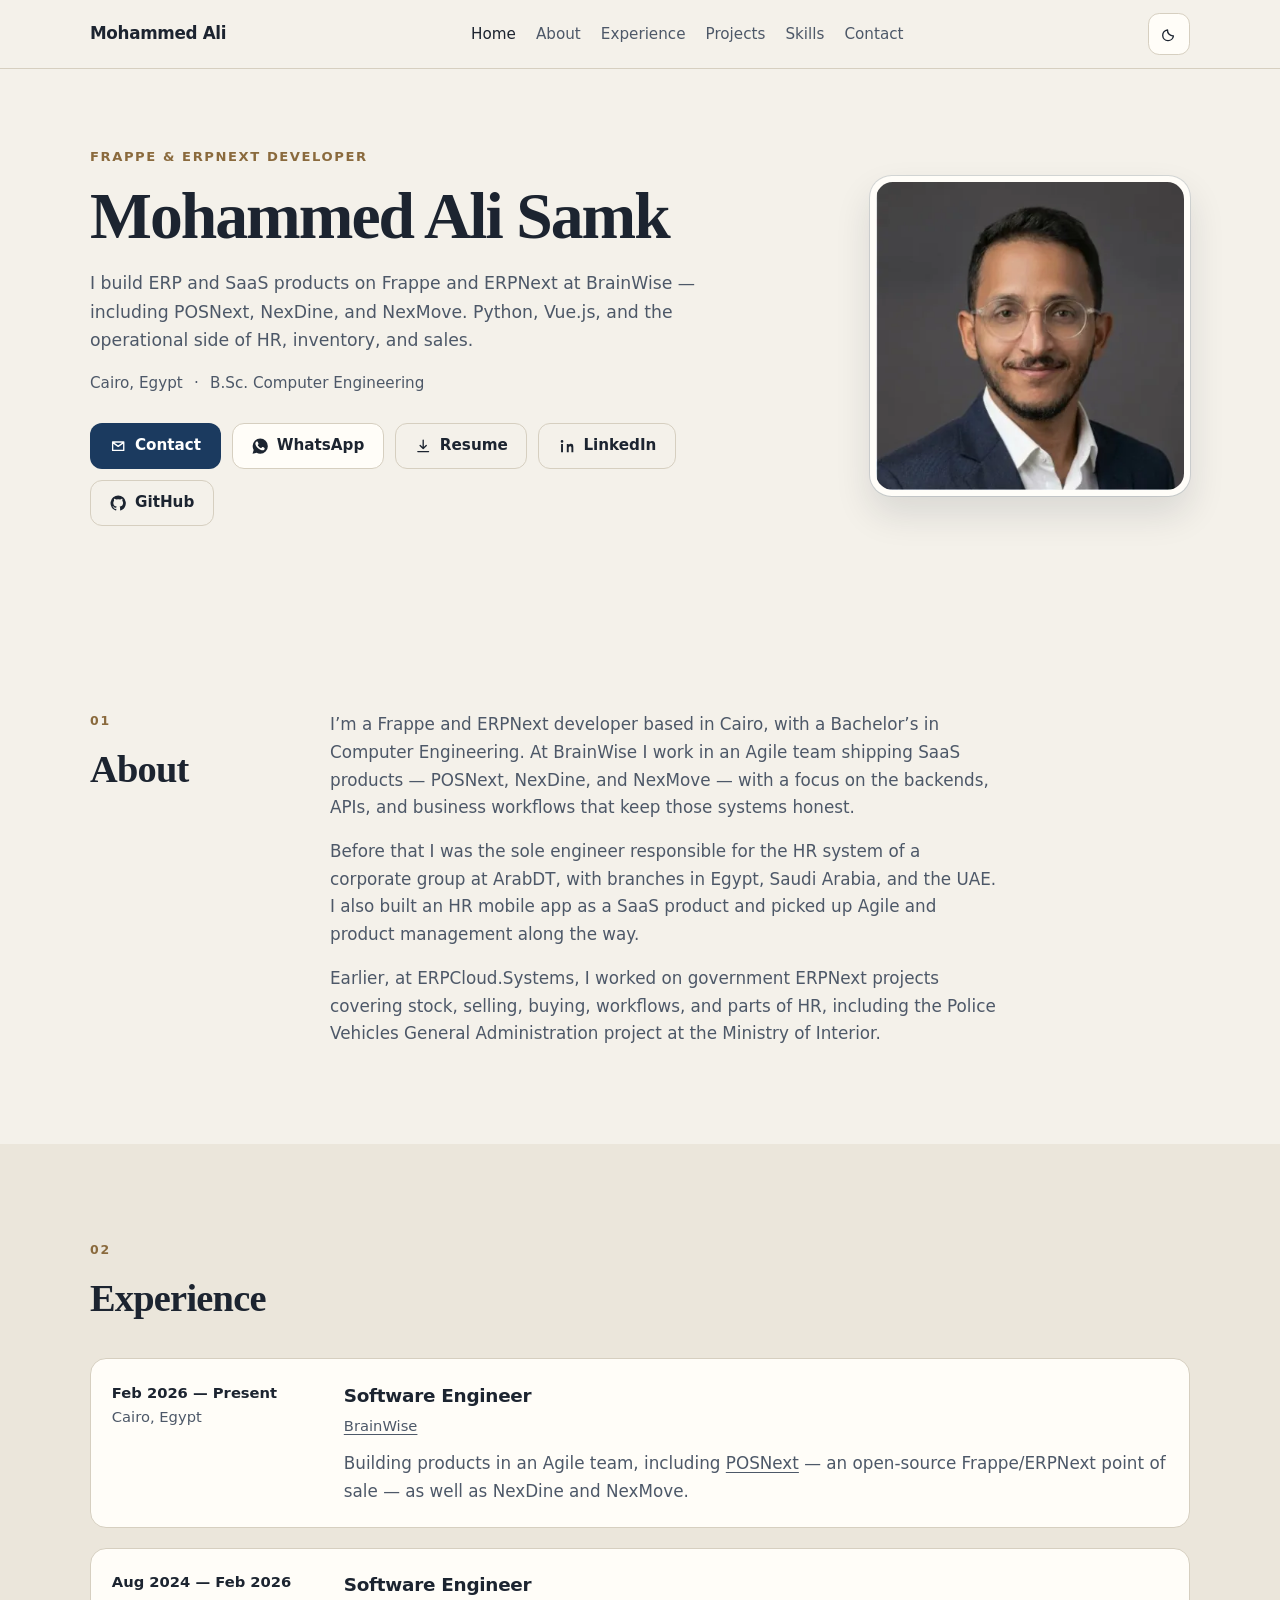
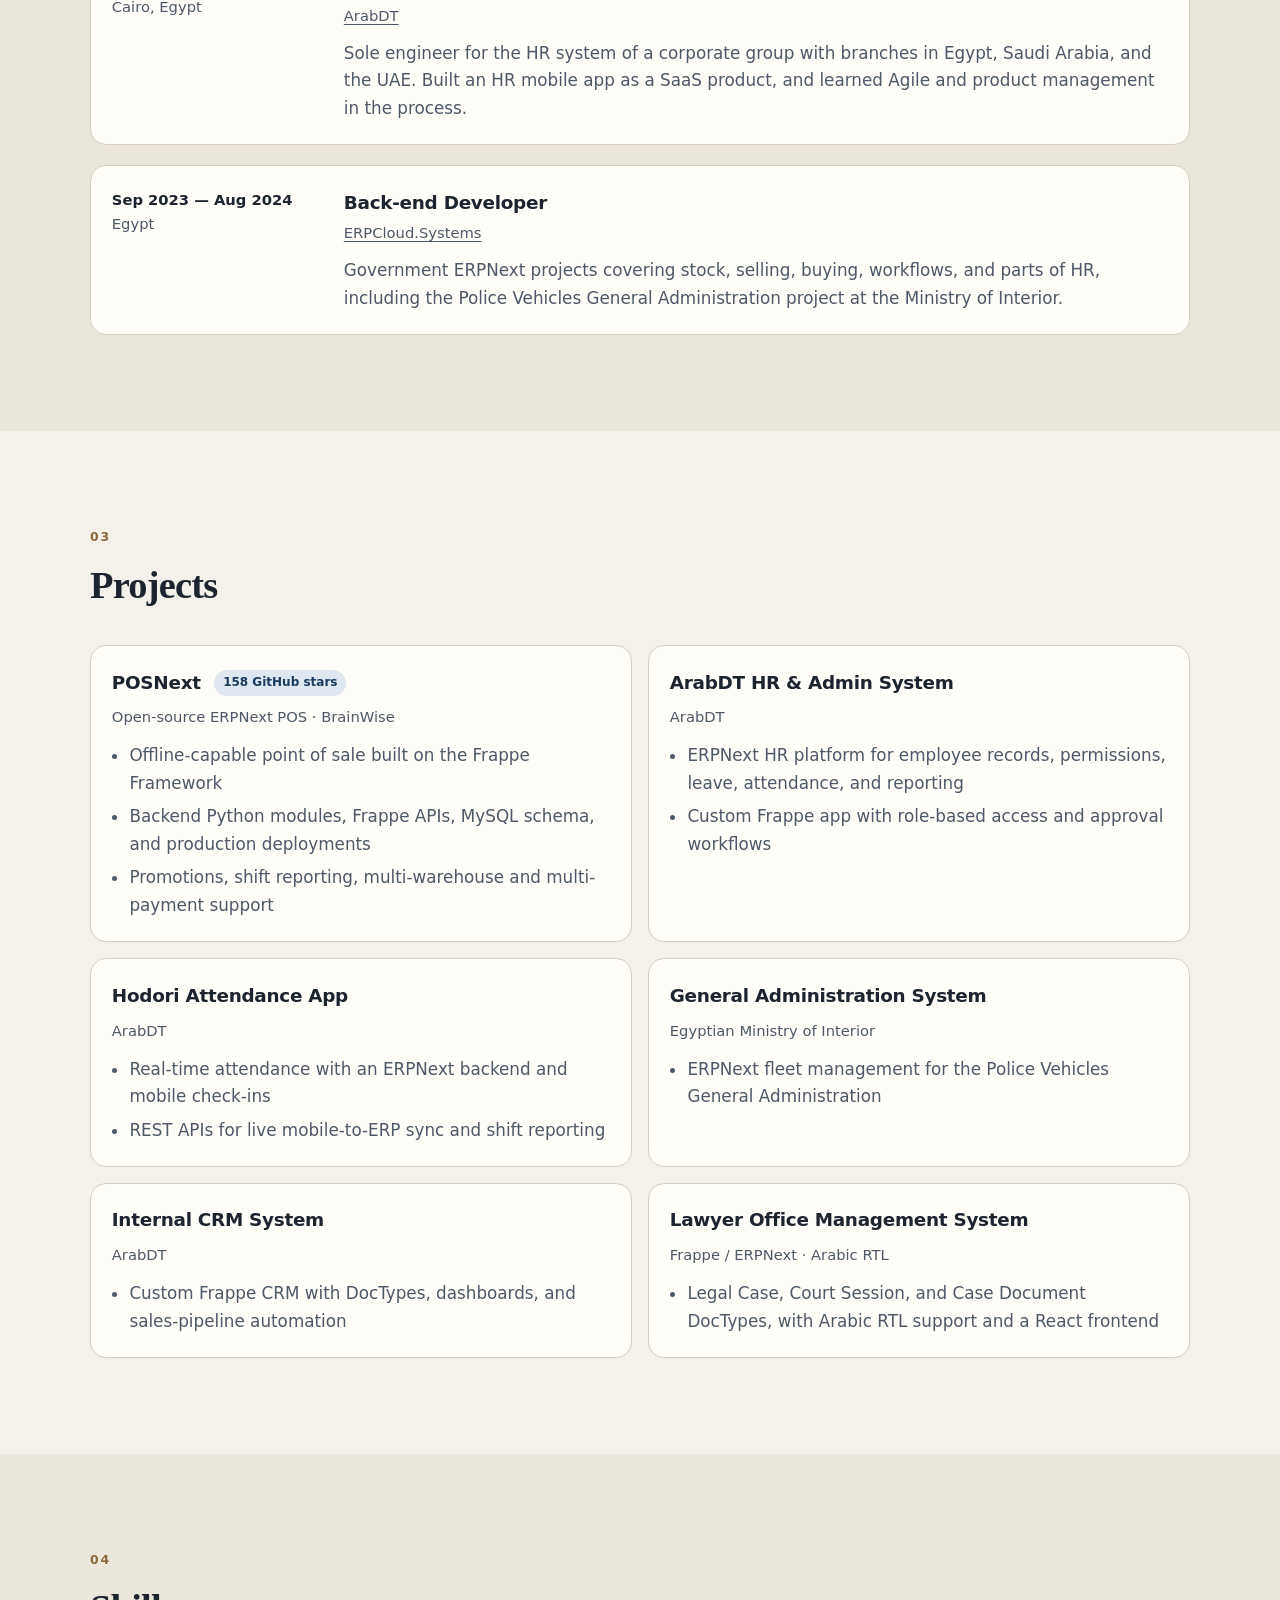
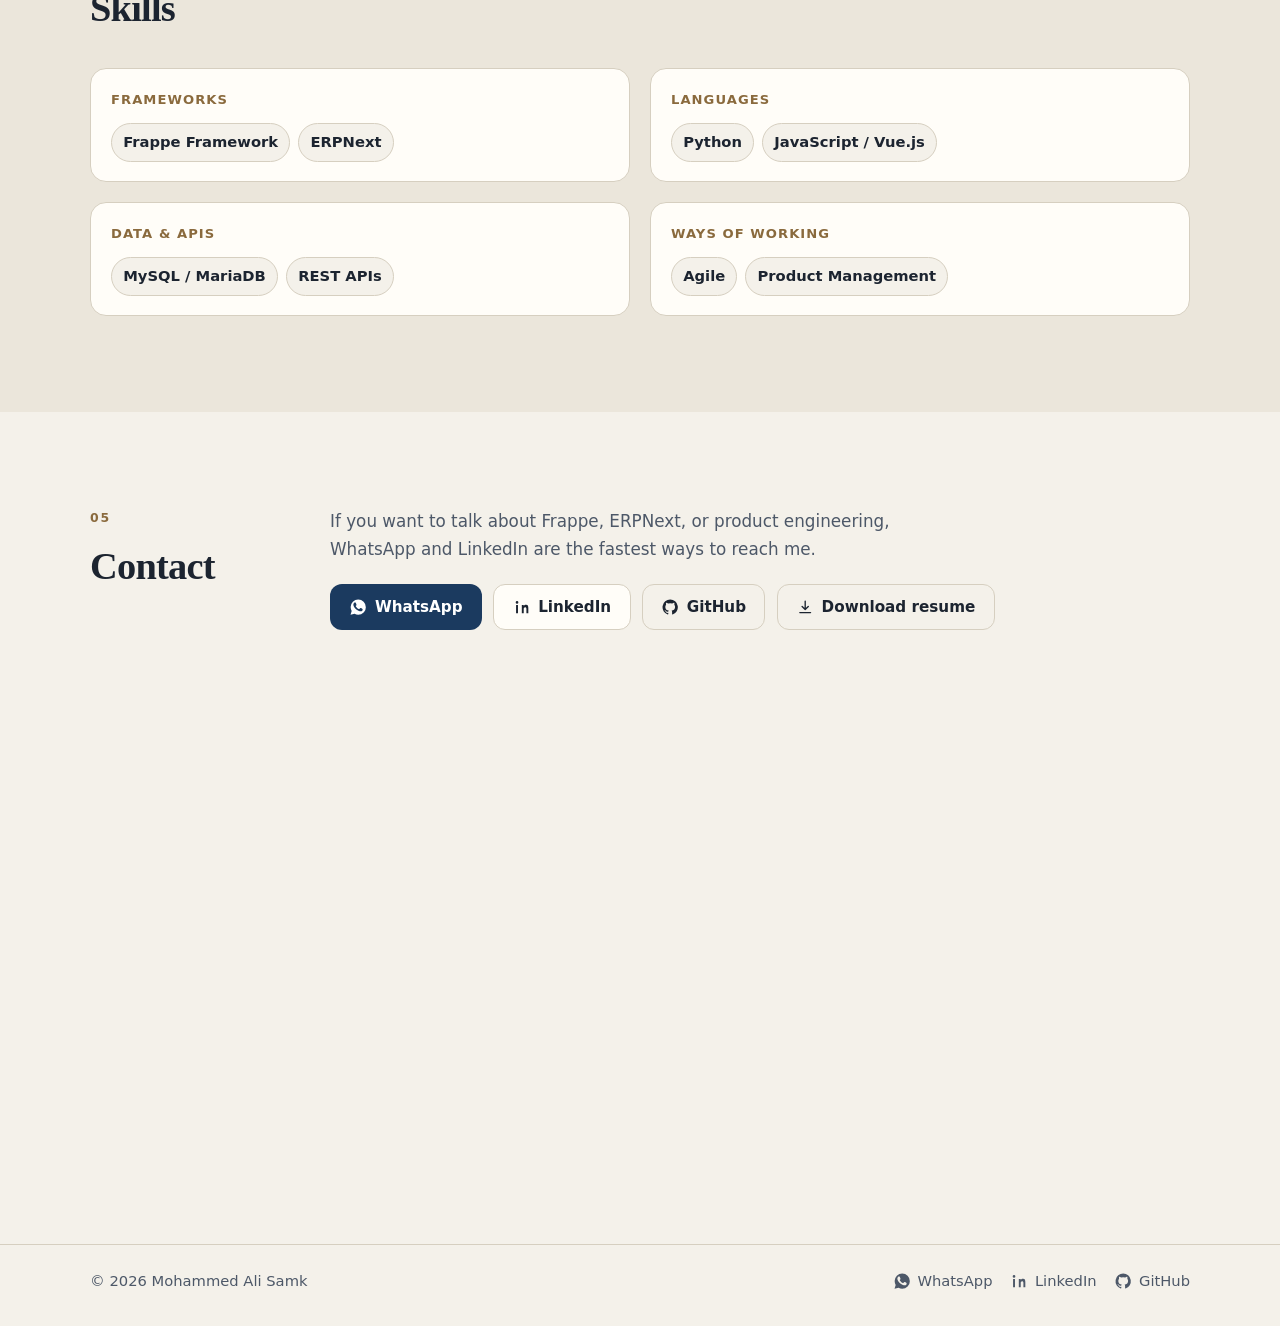
<file: index.html>
<!DOCTYPE html>
<html lang="en">
<head>
    <meta charset="UTF-8">
    <meta name="viewport" content="width=device-width, initial-scale=1.0">
    <title>Mohammed Ali Samk · Frappe &amp; ERPNext Developer</title>
    <meta name="description" content="Mohammed Ali Samk is a Frappe &amp; ERPNext developer at BrainWise in Cairo. He builds SaaS products including POSNext, NexDine, and NexMove, with a background in HR, inventory, and sales systems.">
    <meta name="author" content="Mohammed Ali Samk">
    <meta name="robots" content="index, follow">
    <link rel="canonical" href="https://mohamedalismk.github.io/mohamedalisamk.site/">

    <meta property="og:type" content="website">
    <meta property="og:site_name" content="Mohammed Ali Samk">
    <meta property="og:title" content="Mohammed Ali Samk · Frappe &amp; ERPNext Developer">
    <meta property="og:description" content="Frappe &amp; ERPNext developer at BrainWise in Cairo. Building SaaS products: POSNext, NexDine, and NexMove.">
    <meta property="og:url" content="https://mohamedalismk.github.io/mohamedalisamk.site/">
    <meta property="og:image" content="https://mohamedalismk.github.io/mohamedalisamk.site/assets/img/og-image.jpg">
    <meta property="og:image:alt" content="Portrait of Mohammed Ali Samk, Frappe and ERPNext developer">
    <meta property="og:image:width" content="1200">
    <meta property="og:image:height" content="630">
    <meta property="og:locale" content="en_US">

    <meta name="twitter:card" content="summary_large_image">
    <meta name="twitter:title" content="Mohammed Ali Samk · Frappe &amp; ERPNext Developer">
    <meta name="twitter:description" content="Frappe &amp; ERPNext developer at BrainWise in Cairo. Building SaaS products: POSNext, NexDine, and NexMove.">
    <meta name="twitter:image" content="https://mohamedalismk.github.io/mohamedalisamk.site/assets/img/og-image.jpg">
    <meta name="twitter:image:alt" content="Portrait of Mohammed Ali Samk, Frappe and ERPNext developer">

    <meta name="theme-color" content="#f4f1ea" media="(prefers-color-scheme: light)">
    <meta name="theme-color" content="#121720" media="(prefers-color-scheme: dark)">
    <meta name="color-scheme" content="light dark">

    <link rel="icon" href="favicon.ico" sizes="32x32">
    <link rel="icon" href="favicon.svg" type="image/svg+xml">
    <link rel="apple-touch-icon" href="apple-touch-icon.png">
    <link rel="manifest" href="site.webmanifest">

    <link rel="preload" as="image" href="assets/img/profile.webp" type="image/webp">
    <link rel="stylesheet" href="assets/css/styles.css">

    <script>
        (function () {
            try {
                var stored = localStorage.getItem("theme");
                var theme = stored === "light" || stored === "dark"
                    ? stored
                    : (window.matchMedia("(prefers-color-scheme: dark)").matches ? "dark" : "light");
                document.documentElement.setAttribute("data-theme", theme);
            } catch (e) {
                document.documentElement.setAttribute("data-theme", "light");
            }
        })();
    </script>

    <script type="application/ld+json">
    {
        "@context": "https://schema.org",
        "@type": "Person",
        "name": "Mohammed Ali Samk",
        "jobTitle": "Frappe & ERPNext Developer",
        "description": "Frappe and ERPNext developer at BrainWise, building SaaS products including POSNext, NexDine, and NexMove.",
        "url": "https://mohamedalismk.github.io/mohamedalisamk.site/",
        "image": "https://mohamedalismk.github.io/mohamedalisamk.site/assets/img/profile.jpg",
        "address": {
            "@type": "PostalAddress",
            "addressLocality": "Cairo",
            "addressCountry": "EG"
        },
        "telephone": "+201013725009",
        "worksFor": {
            "@type": "Organization",
            "name": "BrainWise"
        },
        "sameAs": [
            "https://www.linkedin.com/in/mohammed-ali-smk",
            "https://github.com/MohamedAliSmk",
            "https://wa.me/201013725009"
        ]
    }
    </script>
</head>
<body>
    <a class="skip-link" href="#main">Skip to content</a>

    <header class="site-header">
        <div class="header-inner">
            <a class="logo" href="#home">Mohammed Ali</a>

            <nav class="nav" id="nav-menu" aria-label="Primary">
                <ul class="nav-list">
                    <li><a class="nav-link is-active" href="#home">Home</a></li>
                    <li><a class="nav-link" href="#about">About</a></li>
                    <li><a class="nav-link" href="#experience">Experience</a></li>
                    <li><a class="nav-link" href="#projects">Projects</a></li>
                    <li><a class="nav-link" href="#skills">Skills</a></li>
                    <li><a class="nav-link" href="#contact">Contact</a></li>
                </ul>
            </nav>

            <div class="header-actions">
                <button class="icon-btn" id="theme-toggle" type="button" aria-label="Switch to dark mode">
                    <svg class="icon icon-sun" viewBox="0 0 24 24" aria-hidden="true">
                        <circle cx="12" cy="12" r="4" fill="none" stroke="currentColor" stroke-width="1.75"/>
                        <path fill="none" stroke="currentColor" stroke-width="1.75" stroke-linecap="round" d="M12 3v1.5M12 19.5V21M4.93 4.93l1.06 1.06M18.01 18.01l1.06 1.06M3 12h1.5M19.5 12H21M4.93 19.07l1.06-1.06M18.01 5.99l1.06-1.06"/>
                    </svg>
                    <svg class="icon icon-moon" viewBox="0 0 24 24" aria-hidden="true">
                        <path fill="none" stroke="currentColor" stroke-width="1.75" stroke-linecap="round" stroke-linejoin="round" d="M17.5 14.2A7.2 7.2 0 0 1 9.8 6.5 7 7 0 1 0 17.5 14.2Z"/>
                    </svg>
                </button>
                <button class="icon-btn nav-toggle" id="nav-toggle" type="button" aria-controls="nav-menu" aria-expanded="false" aria-label="Open menu">
                    <svg class="icon icon-menu" viewBox="0 0 24 24" aria-hidden="true">
                        <path fill="none" stroke="currentColor" stroke-width="1.75" stroke-linecap="round" d="M4 7h16M4 12h16M4 17h16"/>
                    </svg>
                    <svg class="icon icon-close" viewBox="0 0 24 24" aria-hidden="true">
                        <path fill="none" stroke="currentColor" stroke-width="1.75" stroke-linecap="round" d="M6 6l12 12M18 6L6 18"/>
                    </svg>
                </button>
            </div>
        </div>
    </header>

    <div class="nav-backdrop" id="nav-backdrop" hidden></div>

    <main id="main">
        <section class="hero" id="home">
            <div class="container hero-grid">
                <div class="hero-copy">
                    <p class="eyebrow">Frappe &amp; ERPNext Developer</p>
                    <h1>Mohammed Ali Samk</h1>
                    <p class="lede">I build ERP and SaaS products on Frappe and ERPNext at BrainWise — including POSNext, NexDine, and NexMove. Python, Vue.js, and the operational side of HR, inventory, and sales.</p>
                    <p class="hero-meta">
                        <span>Cairo, Egypt</span>
                        <span aria-hidden="true">·</span>
                        <span>B.Sc. Computer Engineering</span>
                    </p>
                    <div class="hero-actions">
                        <a class="btn btn-primary" href="#contact" data-goatcounter-click="click-contact-hero" data-goatcounter-title="Contact (hero)">
                            <svg class="icon" viewBox="0 0 24 24" aria-hidden="true"><path fill="none" stroke="currentColor" stroke-width="1.75" stroke-linecap="round" stroke-linejoin="round" d="M4.75 6.5h14.5v11H4.75zM5.2 7.4 12 12.2l6.8-4.8"/></svg>
                            Contact
                        </a>
                        <a class="btn btn-secondary" href="https://wa.me/201013725009" target="_blank" rel="noopener noreferrer" data-goatcounter-click="click-whatsapp-hero" data-goatcounter-title="WhatsApp (hero)">
                            <svg class="icon" viewBox="0 0 24 24" aria-hidden="true"><path fill="currentColor" d="M12.04 2A9.89 9.89 0 0 0 2.15 11.89c0 1.75.46 3.45 1.34 4.95L2 22l5.27-1.38a9.9 9.9 0 0 0 4.77 1.22h.01A9.89 9.89 0 1 0 12.04 2Zm5.72 14c-.24.67-1.39 1.24-1.92 1.32-.52.08-1.18.11-1.91-.12-.44-.14-1.01-.33-1.75-.64-3.08-1.33-5.08-4.44-5.24-4.64-.15-.2-1.24-1.65-1.24-3.15s.78-2.23 1.06-2.54c.27-.3.6-.38.8-.38h.57c.18 0 .43-.07.67.51.25.62.86 2.15.94 2.3.08.16.13.34.02.54-.1.2-.15.33-.3.51-.14.18-.3.4-.43.54-.15.15-.3.31-.13.6.17.3.77 1.27 1.66 2.06 1.14 1.02 2.1 1.33 2.4 1.48.3.15.47.13.65-.08.17-.2.75-.88.95-1.18.2-.3.4-.25.67-.15.27.1 1.7.8 2 .95.29.14.48.21.55.33.08.12.08.69-.16 1.36Z"/></svg>
                            WhatsApp
                        </a>
                        <a class="btn btn-ghost" href="Mohamed_Ali_Hassan_Frappe_Senior_Resume.pdf" download data-goatcounter-click="click-resume-hero" data-goatcounter-title="Resume (hero)">
                            <svg class="icon" viewBox="0 0 24 24" aria-hidden="true"><path fill="none" stroke="currentColor" stroke-width="1.75" stroke-linecap="round" stroke-linejoin="round" d="M12 4v11m0 0-4-4m4 4 4-4M5 19h14"/></svg>
                            Resume
                        </a>
                        <a class="btn btn-ghost" href="https://www.linkedin.com/in/mohammed-ali-smk" target="_blank" rel="noopener noreferrer me" data-goatcounter-click="click-linkedin-hero" data-goatcounter-title="LinkedIn (hero)">
                            <svg class="icon" viewBox="0 0 24 24" aria-hidden="true"><path fill="currentColor" d="M6.5 9H4V20h2.5V9ZM5.25 4A1.75 1.75 0 1 0 5.25 7.5 1.75 1.75 0 0 0 5.25 4ZM20 20h-2.5v-5.6c0-1.8-.7-2.4-1.7-2.4s-1.8.9-1.8 2.5V20H11.5V9H14v1.3c.6-.9 1.7-1.6 3.1-1.6 2.3 0 2.9 1.6 2.9 4.2V20Z"/></svg>
                            LinkedIn
                        </a>
                        <a class="btn btn-ghost" href="https://github.com/MohamedAliSmk" target="_blank" rel="noopener noreferrer me" data-goatcounter-click="click-github-hero" data-goatcounter-title="GitHub (hero)">
                            <svg class="icon" viewBox="0 0 24 24" aria-hidden="true"><path fill="currentColor" d="M12 2a10 10 0 0 0-3.16 19.49c.5.09.68-.22.68-.48v-1.7c-2.78.6-3.37-1.34-3.37-1.34-.46-1.16-1.11-1.47-1.11-1.47-.91-.62.07-.61.07-.61 1 .07 1.53 1.03 1.53 1.03.9 1.53 2.35 1.09 2.92.83.09-.65.35-1.09.64-1.34-2.22-.25-4.56-1.11-4.56-4.95 0-1.09.39-1.99 1.03-2.69-.1-.25-.45-1.27.1-2.64 0 0 .84-.27 2.75 1.02A9.58 9.58 0 0 1 12 6.8a9.6 9.6 0 0 1 2.5.34c1.91-1.29 2.75-1.02 2.75-1.02.55 1.37.2 2.39.1 2.64.64.7 1.03 1.6 1.03 2.69 0 3.85-2.34 4.7-4.57 4.95.36.31.68.92.68 1.85v2.74c0 .27.18.58.69.48A10 10 0 0 0 12 2Z"/></svg>
                            GitHub
                        </a>
                    </div>
                </div>

                <div class="hero-photo">
                    <div class="photo-frame">
                        <picture>
                            <source srcset="assets/img/profile.webp" type="image/webp">
                            <img src="assets/img/profile.jpg" alt="Headshot of Mohammed Ali Samk in a navy suit and glasses" width="400" height="400" fetchpriority="high">
                        </picture>
                    </div>
                </div>
            </div>
        </section>

        <section class="section" id="about">
            <div class="container split">
                <header class="section-heading">
                    <p class="section-kicker">01</p>
                    <h2>About</h2>
                </header>
                <div class="prose">
                    <p>I’m a Frappe and ERPNext developer based in Cairo, with a Bachelor’s in Computer Engineering. At BrainWise I work in an Agile team shipping SaaS products — POSNext, NexDine, and NexMove — with a focus on the backends, APIs, and business workflows that keep those systems honest.</p>
                    <p>Before that I was the sole engineer responsible for the HR system of a corporate group at ArabDT, with branches in Egypt, Saudi Arabia, and the UAE. I also built an HR mobile app as a SaaS product and picked up Agile and product management along the way.</p>
                    <p>Earlier, at ERPCloud.Systems, I worked on government ERPNext projects covering stock, selling, buying, workflows, and parts of HR, including the Police Vehicles General Administration project at the Ministry of Interior.</p>
                </div>
            </div>
        </section>

        <section class="section section-alt" id="experience">
            <div class="container">
                <header class="section-heading">
                    <p class="section-kicker">02</p>
                    <h2>Experience</h2>
                </header>

                <ol class="timeline">
                    <li class="timeline-item">
                        <div class="timeline-meta">
                            <p class="timeline-dates">Feb 2026 — Present</p>
                            <p class="timeline-place">Cairo, Egypt</p>
                        </div>
                        <div class="timeline-body">
                            <h3>Software Engineer</h3>
                            <p class="timeline-org">
                                <a href="https://www.linkedin.com/company/brainwise-inc" target="_blank" rel="noopener noreferrer">BrainWise</a>
                            </p>
                            <p>Building products in an Agile team, including <a href="https://github.com/BrainWise-DEV/POSNext" target="_blank" rel="noopener noreferrer">POSNext</a> — an open-source Frappe/ERPNext point of sale — as well as NexDine and NexMove.</p>
                        </div>
                    </li>
                    <li class="timeline-item">
                        <div class="timeline-meta">
                            <p class="timeline-dates">Aug 2024 — Feb 2026</p>
                            <p class="timeline-place">Cairo, Egypt</p>
                        </div>
                        <div class="timeline-body">
                            <h3>Software Engineer</h3>
                            <p class="timeline-org">
                                <a href="https://www.linkedin.com/company/arabdt" target="_blank" rel="noopener noreferrer">ArabDT</a>
                            </p>
                            <p>Sole engineer for the HR system of a corporate group with branches in Egypt, Saudi Arabia, and the UAE. Built an HR mobile app as a SaaS product, and learned Agile and product management in the process.</p>
                        </div>
                    </li>
                    <li class="timeline-item">
                        <div class="timeline-meta">
                            <p class="timeline-dates">Sep 2023 — Aug 2024</p>
                            <p class="timeline-place">Egypt</p>
                        </div>
                        <div class="timeline-body">
                            <h3>Back-end Developer</h3>
                            <p class="timeline-org">
                                <a href="https://www.linkedin.com/company/erpcloud-systems" target="_blank" rel="noopener noreferrer">ERPCloud.Systems</a>
                            </p>
                            <p>Government ERPNext projects covering stock, selling, buying, workflows, and parts of HR, including the Police Vehicles General Administration project at the Ministry of Interior.</p>
                        </div>
                    </li>
                </ol>
            </div>
        </section>

        <section class="section" id="projects">
            <div class="container">
                <header class="section-heading">
                    <p class="section-kicker">03</p>
                    <h2>Projects</h2>
                </header>

                <div class="project-grid">
                    <article class="project-card">
                        <div class="project-top">
                            <h3>
                                <a href="https://github.com/BrainWise-DEV/POSNext" target="_blank" rel="noopener noreferrer">
                                    POSNext
                                    <span class="sr-only">(opens in a new tab)</span>
                                </a>
                            </h3>
                            <p class="badge">158 GitHub stars</p>
                        </div>
                        <p class="project-context">Open-source ERPNext POS · BrainWise</p>
                        <ul>
                            <li>Offline-capable point of sale built on the Frappe Framework</li>
                            <li>Backend Python modules, Frappe APIs, MySQL schema, and production deployments</li>
                            <li>Promotions, shift reporting, multi-warehouse and multi-payment support</li>
                        </ul>
                    </article>

                    <article class="project-card">
                        <h3>ArabDT HR &amp; Admin System</h3>
                        <p class="project-context">ArabDT</p>
                        <ul>
                            <li>ERPNext HR platform for employee records, permissions, leave, attendance, and reporting</li>
                            <li>Custom Frappe app with role-based access and approval workflows</li>
                        </ul>
                    </article>

                    <article class="project-card">
                        <h3>Hodori Attendance App</h3>
                        <p class="project-context">ArabDT</p>
                        <ul>
                            <li>Real-time attendance with an ERPNext backend and mobile check-ins</li>
                            <li>REST APIs for live mobile-to-ERP sync and shift reporting</li>
                        </ul>
                    </article>

                    <article class="project-card">
                        <h3>General Administration System</h3>
                        <p class="project-context">Egyptian Ministry of Interior</p>
                        <ul>
                            <li>ERPNext fleet management for the Police Vehicles General Administration</li>
                        </ul>
                    </article>

                    <article class="project-card">
                        <h3>Internal CRM System</h3>
                        <p class="project-context">ArabDT</p>
                        <ul>
                            <li>Custom Frappe CRM with DocTypes, dashboards, and sales-pipeline automation</li>
                        </ul>
                    </article>

                    <article class="project-card">
                        <h3>Lawyer Office Management System</h3>
                        <p class="project-context">Frappe / ERPNext · Arabic RTL</p>
                        <ul>
                            <li>Legal Case, Court Session, and Case Document DocTypes, with Arabic RTL support and a React frontend</li>
                        </ul>
                    </article>
                </div>
            </div>
        </section>

        <section class="section section-alt" id="skills">
            <div class="container">
                <header class="section-heading">
                    <p class="section-kicker">04</p>
                    <h2>Skills</h2>
                </header>

                <div class="skill-groups">
                    <div class="skill-group">
                        <h3>Frameworks</h3>
                        <ul class="tags">
                            <li>Frappe Framework</li>
                            <li>ERPNext</li>
                        </ul>
                    </div>
                    <div class="skill-group">
                        <h3>Languages</h3>
                        <ul class="tags">
                            <li>Python</li>
                            <li>JavaScript / Vue.js</li>
                        </ul>
                    </div>
                    <div class="skill-group">
                        <h3>Data &amp; APIs</h3>
                        <ul class="tags">
                            <li>MySQL / MariaDB</li>
                            <li>REST APIs</li>
                        </ul>
                    </div>
                    <div class="skill-group">
                        <h3>Ways of working</h3>
                        <ul class="tags">
                            <li>Agile</li>
                            <li>Product Management</li>
                        </ul>
                    </div>
                </div>
            </div>
        </section>

        <section class="section" id="contact">
            <div class="container split">
                <header class="section-heading">
                    <p class="section-kicker">05</p>
                    <h2>Contact</h2>
                </header>
                <div class="contact-panel">
                    <p>If you want to talk about Frappe, ERPNext, or product engineering, WhatsApp and LinkedIn are the fastest ways to reach me.</p>
                    <div class="hero-actions">
                        <a class="btn btn-primary" href="https://wa.me/201013725009" target="_blank" rel="noopener noreferrer" data-goatcounter-click="click-whatsapp-contact" data-goatcounter-title="WhatsApp (contact)">
                            <svg class="icon" viewBox="0 0 24 24" aria-hidden="true"><path fill="currentColor" d="M12.04 2A9.89 9.89 0 0 0 2.15 11.89c0 1.75.46 3.45 1.34 4.95L2 22l5.27-1.38a9.9 9.9 0 0 0 4.77 1.22h.01A9.89 9.89 0 1 0 12.04 2Zm5.72 14c-.24.67-1.39 1.24-1.92 1.32-.52.08-1.18.11-1.91-.12-.44-.14-1.01-.33-1.75-.64-3.08-1.33-5.08-4.44-5.24-4.64-.15-.2-1.24-1.65-1.24-3.15s.78-2.23 1.06-2.54c.27-.3.6-.38.8-.38h.57c.18 0 .43-.07.67.51.25.62.86 2.15.94 2.3.08.16.13.34.02.54-.1.2-.15.33-.3.51-.14.18-.3.4-.43.54-.15.15-.3.31-.13.6.17.3.77 1.27 1.66 2.06 1.14 1.02 2.1 1.33 2.4 1.48.3.15.47.13.65-.08.17-.2.75-.88.95-1.18.2-.3.4-.25.67-.15.27.1 1.7.8 2 .95.29.14.48.21.55.33.08.12.08.69-.16 1.36Z"/></svg>
                            WhatsApp
                        </a>
                        <a class="btn btn-secondary" href="https://www.linkedin.com/in/mohammed-ali-smk" target="_blank" rel="noopener noreferrer me" data-goatcounter-click="click-linkedin-contact" data-goatcounter-title="LinkedIn (contact)">
                            <svg class="icon" viewBox="0 0 24 24" aria-hidden="true"><path fill="currentColor" d="M6.5 9H4V20h2.5V9ZM5.25 4A1.75 1.75 0 1 0 5.25 7.5 1.75 1.75 0 0 0 5.25 4ZM20 20h-2.5v-5.6c0-1.8-.7-2.4-1.7-2.4s-1.8.9-1.8 2.5V20H11.5V9H14v1.3c.6-.9 1.7-1.6 3.1-1.6 2.3 0 2.9 1.6 2.9 4.2V20Z"/></svg>
                            LinkedIn
                        </a>
                        <a class="btn btn-ghost" href="https://github.com/MohamedAliSmk" target="_blank" rel="noopener noreferrer me" data-goatcounter-click="click-github-contact" data-goatcounter-title="GitHub (contact)">
                            <svg class="icon" viewBox="0 0 24 24" aria-hidden="true"><path fill="currentColor" d="M12 2a10 10 0 0 0-3.16 19.49c.5.09.68-.22.68-.48v-1.7c-2.78.6-3.37-1.34-3.37-1.34-.46-1.16-1.11-1.47-1.11-1.47-.91-.62.07-.61.07-.61 1 .07 1.53 1.03 1.53 1.03.9 1.53 2.35 1.09 2.92.83.09-.65.35-1.09.64-1.34-2.22-.25-4.56-1.11-4.56-4.95 0-1.09.39-1.99 1.03-2.69-.1-.25-.45-1.27.1-2.64 0 0 .84-.27 2.75 1.02A9.58 9.58 0 0 1 12 6.8a9.6 9.6 0 0 1 2.5.34c1.91-1.29 2.75-1.02 2.75-1.02.55 1.37.2 2.39.1 2.64.64.7 1.03 1.6 1.03 2.69 0 3.85-2.34 4.7-4.57 4.95.36.31.68.92.68 1.85v2.74c0 .27.18.58.69.48A10 10 0 0 0 12 2Z"/></svg>
                            GitHub
                        </a>
                        <a class="btn btn-ghost" href="Mohamed_Ali_Hassan_Frappe_Senior_Resume.pdf" download data-goatcounter-click="click-resume-contact" data-goatcounter-title="Resume (contact)">
                            <svg class="icon" viewBox="0 0 24 24" aria-hidden="true"><path fill="none" stroke="currentColor" stroke-width="1.75" stroke-linecap="round" stroke-linejoin="round" d="M12 4v11m0 0-4-4m4 4 4-4M5 19h14"/></svg>
                            Download resume
                        </a>
                    </div>
                </div>
            </div>
        </section>
    </main>

    <footer class="site-footer">
        <div class="container footer-inner">
            <p>© 2026 Mohammed Ali Samk</p>
            <nav class="footer-links" aria-label="Social">
                <a href="https://wa.me/201013725009" target="_blank" rel="noopener noreferrer" data-goatcounter-click="click-whatsapp-footer" data-goatcounter-title="WhatsApp (footer)">
                    <svg class="icon" viewBox="0 0 24 24" aria-hidden="true"><path fill="currentColor" d="M12.04 2A9.89 9.89 0 0 0 2.15 11.89c0 1.75.46 3.45 1.34 4.95L2 22l5.27-1.38a9.9 9.9 0 0 0 4.77 1.22h.01A9.89 9.89 0 1 0 12.04 2Zm5.72 14c-.24.67-1.39 1.24-1.92 1.32-.52.08-1.18.11-1.91-.12-.44-.14-1.01-.33-1.75-.64-3.08-1.33-5.08-4.44-5.24-4.64-.15-.2-1.24-1.65-1.24-3.15s.78-2.23 1.06-2.54c.27-.3.6-.38.8-.38h.57c.18 0 .43-.07.67.51.25.62.86 2.15.94 2.3.08.16.13.34.02.54-.1.2-.15.33-.3.51-.14.18-.3.4-.43.54-.15.15-.3.31-.13.6.17.3.77 1.27 1.66 2.06 1.14 1.02 2.1 1.33 2.4 1.48.3.15.47.13.65-.08.17-.2.75-.88.95-1.18.2-.3.4-.25.67-.15.27.1 1.7.8 2 .95.29.14.48.21.55.33.08.12.08.69-.16 1.36Z"/></svg>
                    WhatsApp
                </a>
                <a href="https://www.linkedin.com/in/mohammed-ali-smk" target="_blank" rel="noopener noreferrer me" data-goatcounter-click="click-linkedin-footer" data-goatcounter-title="LinkedIn (footer)">
                    <svg class="icon" viewBox="0 0 24 24" aria-hidden="true"><path fill="currentColor" d="M6.5 9H4V20h2.5V9ZM5.25 4A1.75 1.75 0 1 0 5.25 7.5 1.75 1.75 0 0 0 5.25 4ZM20 20h-2.5v-5.6c0-1.8-.7-2.4-1.7-2.4s-1.8.9-1.8 2.5V20H11.5V9H14v1.3c.6-.9 1.7-1.6 3.1-1.6 2.3 0 2.9 1.6 2.9 4.2V20Z"/></svg>
                    LinkedIn
                </a>
                <a href="https://github.com/MohamedAliSmk" target="_blank" rel="noopener noreferrer me" data-goatcounter-click="click-github-footer" data-goatcounter-title="GitHub (footer)">
                    <svg class="icon" viewBox="0 0 24 24" aria-hidden="true"><path fill="currentColor" d="M12 2a10 10 0 0 0-3.16 19.49c.5.09.68-.22.68-.48v-1.7c-2.78.6-3.37-1.34-3.37-1.34-.46-1.16-1.11-1.47-1.11-1.47-.91-.62.07-.61.07-.61 1 .07 1.53 1.03 1.53 1.03.9 1.53 2.35 1.09 2.92.83.09-.65.35-1.09.64-1.34-2.22-.25-4.56-1.11-4.56-4.95 0-1.09.39-1.99 1.03-2.69-.1-.25-.45-1.27.1-2.64 0 0 .84-.27 2.75 1.02A9.58 9.58 0 0 1 12 6.8a9.6 9.6 0 0 1 2.5.34c1.91-1.29 2.75-1.02 2.75-1.02.55 1.37.2 2.39.1 2.64.64.7 1.03 1.6 1.03 2.69 0 3.85-2.34 4.7-4.57 4.95.36.31.68.92.68 1.85v2.74c0 .27.18.58.69.48A10 10 0 0 0 12 2Z"/></svg>
                    GitHub
                </a>
            </nav>
        </div>
    </footer>

    <script src="assets/js/main.js" defer></script>
    <script>
        window.goatcounter = { allow_local: true };
    </script>
    <script data-goatcounter="https://mohammedsamk.goatcounter.com/count" async src="https://gc.zgo.at/count.js"></script>
</body>
</html>
</file>
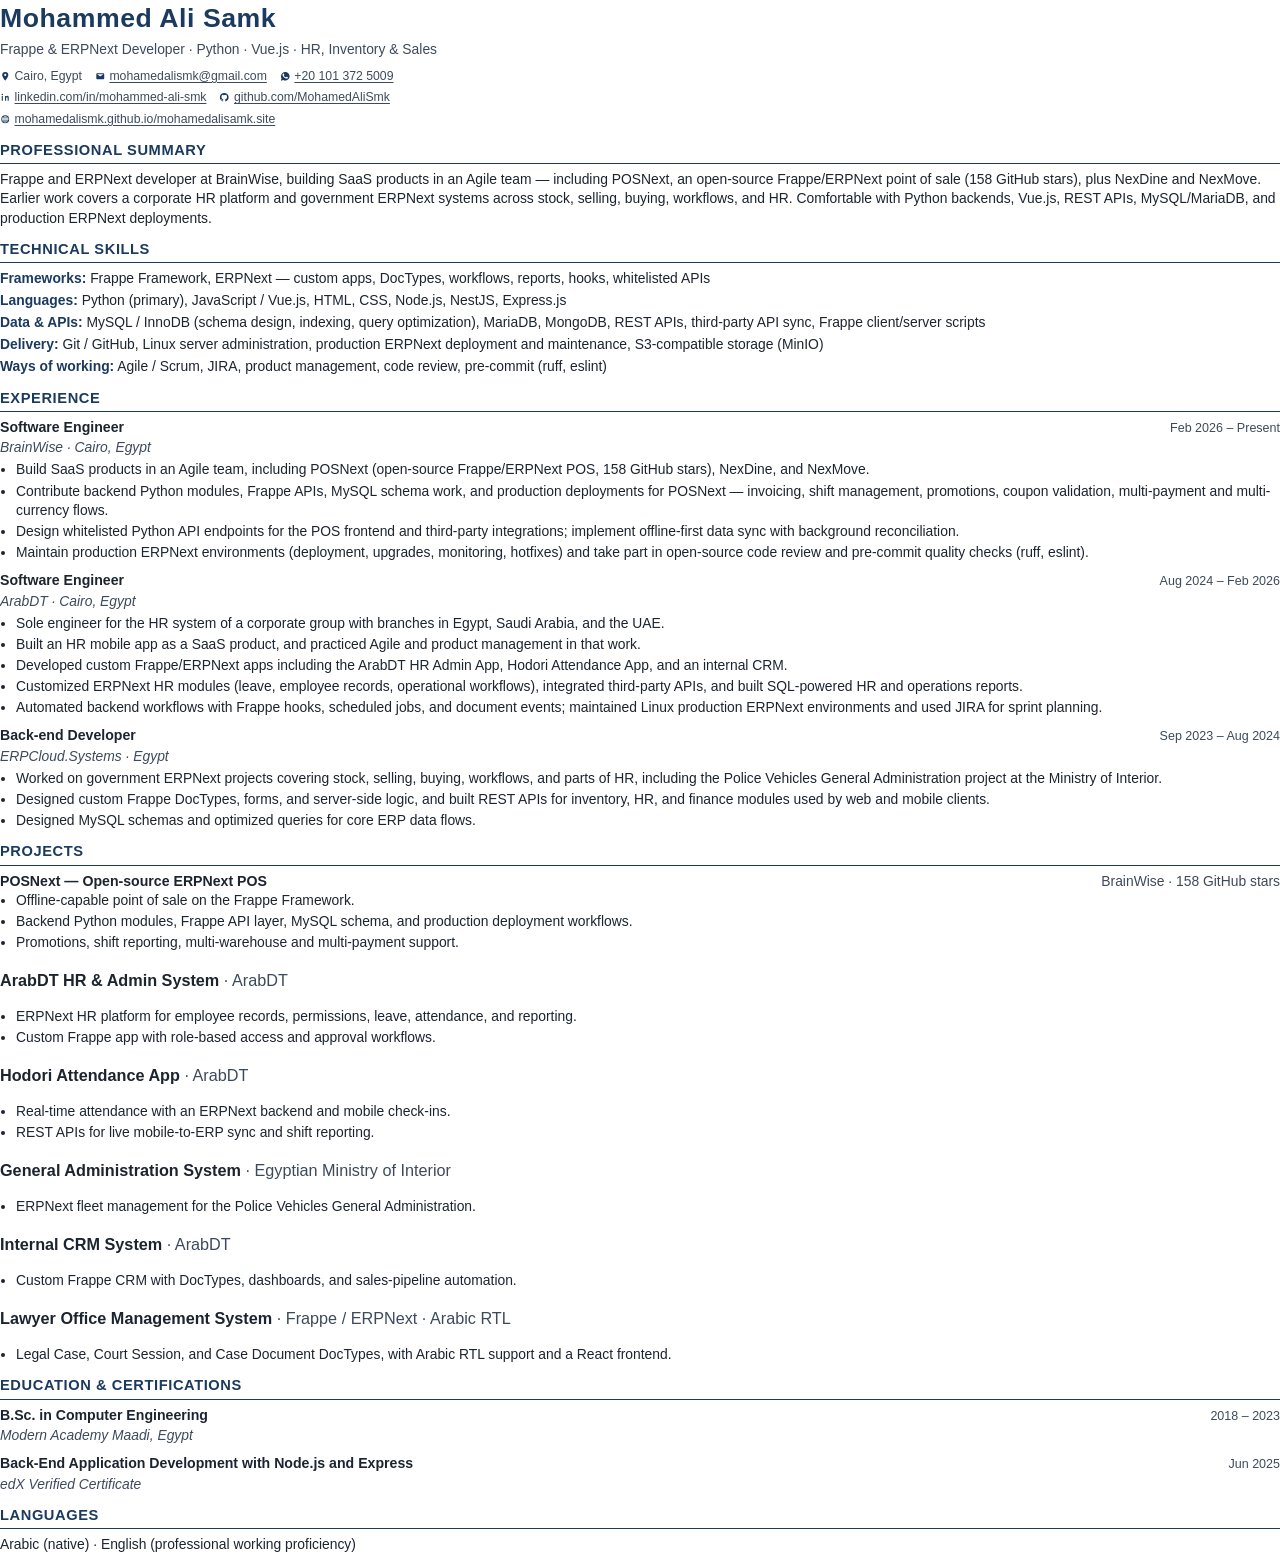
<file: resume/resume.html>
<!DOCTYPE html>
<html lang="en">
<head>
    <meta charset="UTF-8">
    <title>Mohammed Ali Samk — Resume</title>
    <style>
        @page {
            size: A4;
            margin: 14mm 15mm 14mm 15mm;
        }

        * { box-sizing: border-box; }

        html, body {
            margin: 0;
            padding: 0;
            background: #fff;
            color: #1c2430;
            font-family: "Inter", "Segoe UI", "Helvetica Neue", Arial, sans-serif;
            font-size: 10.4pt;
            line-height: 1.38;
        }

        a {
            color: inherit;
            text-decoration: none;
        }

        h1 {
            margin: 0 0 3px;
            font-size: 20pt;
            letter-spacing: 0.02em;
            font-weight: 700;
            color: #1b3a5f;
        }

        .headline {
            margin: 0 0 8px;
            color: #3d4a5c;
            font-size: 10.4pt;
        }

        .contact {
            margin: 0 0 12px;
            color: #3d4a5c;
            font-size: 9.2pt;
            line-height: 1.5;
        }

        .contact-row {
            display: flex;
            flex-wrap: wrap;
            align-items: center;
            gap: 3px 13px;
        }

        .contact-row + .contact-row {
            margin-top: 3px;
        }

        .contact-item,
        .contact a {
            display: inline-flex;
            align-items: center;
            gap: 4px;
            color: inherit;
            text-decoration: none;
        }

        .contact a {
            text-decoration: underline;
            text-underline-offset: 2px;
        }

        .contact svg {
            width: 10.5px;
            height: 10.5px;
            flex: 0 0 auto;
            fill: #1b3a5f;
        }

        h2 {
            margin: 11px 0 6px;
            padding-bottom: 3px;
            border-bottom: 1.4px solid #1b3a5f;
            color: #1b3a5f;
            font-size: 11pt;
            letter-spacing: 0.04em;
            text-transform: uppercase;
        }

        p { margin: 0 0 8px; }

        .skills p {
            margin: 0 0 3px;
        }

        .skills strong {
            color: #1b3a5f;
        }

        .job {
            margin: 0 0 9px;
            break-inside: avoid;
            page-break-inside: avoid;
        }

        .job-head, .edu-head, .proj-head {
            display: flex;
            justify-content: space-between;
            gap: 12px;
            align-items: baseline;
        }

        .job-head h3, .proj-head h3, .edu-head h3 {
            margin: 0;
            font-size: 10.6pt;
            font-weight: 700;
        }

        .dates, .place {
            white-space: nowrap;
            color: #3d4a5c;
            font-size: 9.4pt;
        }

        .org {
            margin: 1px 0 3px;
            color: #3d4a5c;
            font-style: italic;
        }

        ul {
            margin: 0;
            padding-left: 16px;
        }

        li { margin: 0 0 2px; }

        .project {
            margin: 0 0 7px;
            break-inside: avoid;
            page-break-inside: avoid;
        }

        .muted { color: #3d4a5c; font-weight: 500; }
    </style>
</head>
<body>
    <header>
        <h1>Mohammed Ali Samk</h1>
        <p class="headline">Frappe &amp; ERPNext Developer · Python · Vue.js · HR, Inventory &amp; Sales</p>
        <div class="contact">
            <div class="contact-row">
                <span class="contact-item">
                    <svg viewBox="0 0 24 24" aria-hidden="true"><path d="M12 2a7 7 0 0 0-7 7c0 5.25 7 13 7 13s7-7.75 7-13a7 7 0 0 0-7-7zm0 9.5A2.5 2.5 0 1 1 12 6.5a2.5 2.5 0 0 1 0 5z"/></svg>
                    Cairo, Egypt
                </span>
                <a href="mailto:mohamedalismk@gmail.com">
                    <svg viewBox="0 0 24 24" aria-hidden="true"><path d="M3 6.75A1.75 1.75 0 0 1 4.75 5h14.5A1.75 1.75 0 0 1 21 6.75v10.5A1.75 1.75 0 0 1 19.25 19H4.75A1.75 1.75 0 0 1 3 17.25V6.75zm1.8.75 6.55 4.37c.4.26.9.26 1.3 0L19.2 7.5H4.8z"/></svg>
                    mohamedalismk@gmail.com
                </a>
                <a href="https://wa.me/201013725009">
                    <svg viewBox="0 0 24 24" aria-hidden="true"><path d="M12.04 2A9.89 9.89 0 0 0 2.15 11.89c0 1.75.46 3.45 1.34 4.95L2 22l5.27-1.38a9.9 9.9 0 0 0 4.77 1.22h.01A9.89 9.89 0 1 0 12.04 2Zm5.72 14c-.24.67-1.39 1.24-1.92 1.32-.52.08-1.18.11-1.91-.12-.44-.14-1.01-.33-1.75-.64-3.08-1.33-5.08-4.44-5.24-4.64-.15-.2-1.24-1.65-1.24-3.15s.78-2.23 1.06-2.54c.27-.3.6-.38.8-.38h.57c.18 0 .43-.07.67.51.25.62.86 2.15.94 2.3.08.16.13.34.02.54-.1.2-.15.33-.3.51-.14.18-.3.4-.43.54-.15.15-.3.31-.13.6.17.3.77 1.27 1.66 2.06 1.14 1.02 2.1 1.33 2.4 1.48.3.15.47.13.65-.08.17-.2.75-.88.95-1.18.2-.3.4-.25.67-.15.27.1 1.7.8 2 .95.29.14.48.21.55.33.08.12.08.69-.16 1.36Z"/></svg>
                    +20 101 372 5009
                </a>
            </div>
            <div class="contact-row">
                <a href="https://www.linkedin.com/in/mohammed-ali-smk">
                    <svg viewBox="0 0 24 24" aria-hidden="true"><path d="M6.5 9H4V20h2.5V9ZM5.25 4A1.75 1.75 0 1 0 5.25 7.5 1.75 1.75 0 0 0 5.25 4ZM20 20h-2.5v-5.6c0-1.8-.7-2.4-1.7-2.4s-1.8.9-1.8 2.5V20H11.5V9H14v1.3c.6-.9 1.7-1.6 3.1-1.6 2.3 0 2.9 1.6 2.9 4.2V20Z"/></svg>
                    linkedin.com/in/mohammed-ali-smk
                </a>
                <a href="https://github.com/MohamedAliSmk">
                    <svg viewBox="0 0 24 24" aria-hidden="true"><path d="M12 2a10 10 0 0 0-3.16 19.49c.5.09.68-.22.68-.48v-1.7c-2.78.6-3.37-1.34-3.37-1.34-.46-1.16-1.11-1.47-1.11-1.47-.91-.62.07-.61.07-.61 1 .07 1.53 1.03 1.53 1.03.9 1.53 2.35 1.09 2.92.83.09-.65.35-1.09.64-1.34-2.22-.25-4.56-1.11-4.56-4.95 0-1.09.39-1.99 1.03-2.69-.1-.25-.45-1.27.1-2.64 0 0 .84-.27 2.75 1.02A9.58 9.58 0 0 1 12 6.8a9.6 9.6 0 0 1 2.5.34c1.91-1.29 2.75-1.02 2.75-1.02.55 1.37.2 2.39.1 2.64.64.7 1.03 1.6 1.03 2.69 0 3.85-2.34 4.7-4.57 4.95.36.31.68.92.68 1.85v2.74c0 .27.18.58.69.48A10 10 0 0 0 12 2Z"/></svg>
                    github.com/MohamedAliSmk
                </a>
            </div>
            <div class="contact-row">
                <a href="https://mohamedalismk.github.io/mohamedalisamk.site/">
                    <svg viewBox="0 0 24 24" aria-hidden="true"><path d="M12 3a9 9 0 1 0 0 18 9 9 0 0 0 0-18zm0 1.6c1.7 0 3.25.7 4.4 1.8H7.6A6.4 6.4 0 0 1 12 4.6zM5.4 8.2h13.2c.3.6.5 1.2.64 1.9H4.76c.14-.7.34-1.3.64-1.9zM4.6 12c0-.3.02-.6.05-.9h14.7c.03.3.05.6.05.9s-.02.6-.05.9H4.65c-.03-.3-.05-.6-.05-.9zm.16 2.9h13.48c-.14.7-.34 1.3-.64 1.9H5.4c-.3-.6-.5-1.2-.64-1.9zM7.6 17.6h8.8A6.4 6.4 0 0 1 12 19.4a6.4 6.4 0 0 1-4.4-1.8z"/></svg>
                    mohamedalismk.github.io/mohamedalisamk.site
                </a>
            </div>
        </div>
    </header>

    <section>
        <h2>Professional summary</h2>
        <p>Frappe and ERPNext developer at BrainWise, building SaaS products in an Agile team — including POSNext, an open-source Frappe/ERPNext point of sale (158 GitHub stars), plus NexDine and NexMove. Earlier work covers a corporate HR platform and government ERPNext systems across stock, selling, buying, workflows, and HR. Comfortable with Python backends, Vue.js, REST APIs, MySQL/MariaDB, and production ERPNext deployments.</p>
    </section>

    <section class="skills">
        <h2>Technical skills</h2>
        <p><strong>Frameworks:</strong> Frappe Framework, ERPNext — custom apps, DocTypes, workflows, reports, hooks, whitelisted APIs</p>
        <p><strong>Languages:</strong> Python (primary), JavaScript / Vue.js, HTML, CSS, Node.js, NestJS, Express.js</p>
        <p><strong>Data &amp; APIs:</strong> MySQL / InnoDB (schema design, indexing, query optimization), MariaDB, MongoDB, REST APIs, third-party API sync, Frappe client/server scripts</p>
        <p><strong>Delivery:</strong> Git / GitHub, Linux server administration, production ERPNext deployment and maintenance, S3-compatible storage (MinIO)</p>
        <p><strong>Ways of working:</strong> Agile / Scrum, JIRA, product management, code review, pre-commit (ruff, eslint)</p>
    </section>

    <section>
        <h2>Experience</h2>

        <article class="job">
            <div class="job-head">
                <h3>Software Engineer</h3>
                <span class="dates">Feb 2026 – Present</span>
            </div>
            <p class="org">BrainWise · Cairo, Egypt</p>
            <ul>
                <li>Build SaaS products in an Agile team, including POSNext (open-source Frappe/ERPNext POS, 158 GitHub stars), NexDine, and NexMove.</li>
                <li>Contribute backend Python modules, Frappe APIs, MySQL schema work, and production deployments for POSNext — invoicing, shift management, promotions, coupon validation, multi-payment and multi-currency flows.</li>
                <li>Design whitelisted Python API endpoints for the POS frontend and third-party integrations; implement offline-first data sync with background reconciliation.</li>
                <li>Maintain production ERPNext environments (deployment, upgrades, monitoring, hotfixes) and take part in open-source code review and pre-commit quality checks (ruff, eslint).</li>
            </ul>
        </article>

        <article class="job">
            <div class="job-head">
                <h3>Software Engineer</h3>
                <span class="dates">Aug 2024 – Feb 2026</span>
            </div>
            <p class="org">ArabDT · Cairo, Egypt</p>
            <ul>
                <li>Sole engineer for the HR system of a corporate group with branches in Egypt, Saudi Arabia, and the UAE.</li>
                <li>Built an HR mobile app as a SaaS product, and practiced Agile and product management in that work.</li>
                <li>Developed custom Frappe/ERPNext apps including the ArabDT HR Admin App, Hodori Attendance App, and an internal CRM.</li>
                <li>Customized ERPNext HR modules (leave, employee records, operational workflows), integrated third-party APIs, and built SQL-powered HR and operations reports.</li>
                <li>Automated backend workflows with Frappe hooks, scheduled jobs, and document events; maintained Linux production ERPNext environments and used JIRA for sprint planning.</li>
            </ul>
        </article>

        <article class="job">
            <div class="job-head">
                <h3>Back-end Developer</h3>
                <span class="dates">Sep 2023 – Aug 2024</span>
            </div>
            <p class="org">ERPCloud.Systems · Egypt</p>
            <ul>
                <li>Worked on government ERPNext projects covering stock, selling, buying, workflows, and parts of HR, including the Police Vehicles General Administration project at the Ministry of Interior.</li>
                <li>Designed custom Frappe DocTypes, forms, and server-side logic, and built REST APIs for inventory, HR, and finance modules used by web and mobile clients.</li>
                <li>Designed MySQL schemas and optimized queries for core ERP data flows.</li>
            </ul>
        </article>
    </section>

    <section>
        <h2>Projects</h2>

        <article class="project">
            <div class="proj-head">
                <h3>POSNext — Open-source ERPNext POS</h3>
                <span class="muted">BrainWise · 158 GitHub stars</span>
            </div>
            <ul>
                <li>Offline-capable point of sale on the Frappe Framework.</li>
                <li>Backend Python modules, Frappe API layer, MySQL schema, and production deployment workflows.</li>
                <li>Promotions, shift reporting, multi-warehouse and multi-payment support.</li>
            </ul>
        </article>

        <article class="project">
            <h3>ArabDT HR &amp; Admin System <span class="muted">· ArabDT</span></h3>
            <ul>
                <li>ERPNext HR platform for employee records, permissions, leave, attendance, and reporting.</li>
                <li>Custom Frappe app with role-based access and approval workflows.</li>
            </ul>
        </article>

        <article class="project">
            <h3>Hodori Attendance App <span class="muted">· ArabDT</span></h3>
            <ul>
                <li>Real-time attendance with an ERPNext backend and mobile check-ins.</li>
                <li>REST APIs for live mobile-to-ERP sync and shift reporting.</li>
            </ul>
        </article>

        <article class="project">
            <h3>General Administration System <span class="muted">· Egyptian Ministry of Interior</span></h3>
            <ul>
                <li>ERPNext fleet management for the Police Vehicles General Administration.</li>
            </ul>
        </article>

        <article class="project">
            <h3>Internal CRM System <span class="muted">· ArabDT</span></h3>
            <ul>
                <li>Custom Frappe CRM with DocTypes, dashboards, and sales-pipeline automation.</li>
            </ul>
        </article>

        <article class="project">
            <h3>Lawyer Office Management System <span class="muted">· Frappe / ERPNext · Arabic RTL</span></h3>
            <ul>
                <li>Legal Case, Court Session, and Case Document DocTypes, with Arabic RTL support and a React frontend.</li>
            </ul>
        </article>
    </section>

    <section>
        <h2>Education &amp; certifications</h2>
        <article class="job">
            <div class="edu-head">
                <h3>B.Sc. in Computer Engineering</h3>
                <span class="dates">2018 – 2023</span>
            </div>
            <p class="org">Modern Academy Maadi, Egypt</p>
        </article>
        <article class="job">
            <div class="edu-head">
                <h3>Back-End Application Development with Node.js and Express</h3>
                <span class="dates">Jun 2025</span>
            </div>
            <p class="org">edX Verified Certificate</p>
        </article>
    </section>

    <section>
        <h2>Languages</h2>
        <p>Arabic (native) · English (professional working proficiency)</p>
    </section>
</body>
</html>
</file>
<file: assets/css/styles.css>
/* Mohammed Ali Samk — portfolio
   Static, no build step. Light/dark via data-theme. */

:root,
[data-theme="light"] {
  --bg: #f4f1ea;
  --bg-alt: #ebe6db;
  --surface: #fffdf8;
  --text: #1c2430;
  --text-muted: #4d5868;
  --accent: #1b3a5f;
  --accent-hover: #142b47;
  --accent-soft: #dfe7f1;
  --brass: #8a6a3d;
  --border: #d6cfc0;
  --shadow: 0 18px 40px rgba(28, 36, 48, 0.08);
  --header-bg: rgba(244, 241, 234, 0.88);
  --ring: #2c6aa0;
  --hero-frame: #1b3a5f;
  --photo-mat: #fffdf8;
  --photo-edge: rgba(27, 58, 95, 0.14);
  --photo-shadow: 0 18px 36px rgba(28, 36, 48, 0.12);
}

@media (prefers-color-scheme: dark) {
  :root:not([data-theme="light"]) {
    --bg: #121720;
    --bg-alt: #181e29;
    --surface: #1b2230;
    --text: #efe8dc;
    --text-muted: #b4bcc9;
    --accent: #9ec0e4;
    --accent-hover: #c2d7ef;
    --accent-soft: #243044;
    --brass: #c4a574;
    --border: #2d3646;
    --shadow: 0 18px 40px rgba(0, 0, 0, 0.28);
    --header-bg: rgba(18, 23, 32, 0.86);
    --ring: #9ec0e4;
    --hero-frame: #2a384c;
    --photo-mat: #1c2433;
    --photo-edge: rgba(158, 192, 228, 0.28);
    --photo-shadow: 0 18px 40px rgba(0, 0, 0, 0.42);
  }
}

[data-theme="dark"] {
  --bg: #121720;
  --bg-alt: #181e29;
  --surface: #1b2230;
  --text: #efe8dc;
  --text-muted: #b4bcc9;
  --accent: #9ec0e4;
  --accent-hover: #c2d7ef;
  --accent-soft: #243044;
  --brass: #c4a574;
  --border: #2d3646;
  --shadow: 0 18px 40px rgba(0, 0, 0, 0.28);
  --header-bg: rgba(18, 23, 32, 0.86);
  --ring: #9ec0e4;
  --hero-frame: #2a384c;
  --photo-mat: #1c2433;
  --photo-edge: rgba(158, 192, 228, 0.28);
  --photo-shadow: 0 18px 40px rgba(0, 0, 0, 0.42);
}

:root {
  --font: "Inter", "Segoe UI", system-ui, -apple-system, sans-serif;
  --serif: "Source Serif 4", "Iowan Old Style", "Palatino Linotype", Palatino, Georgia, serif;
  --space: clamp(1rem, 2vw, 1.5rem);
  --wide: 1100px;
  --header-h: 4.25rem;
  --radius: 1rem;
  color-scheme: light;
}

[data-theme="dark"] {
  color-scheme: dark;
}

@media (prefers-color-scheme: dark) {
  :root:not([data-theme="light"]) {
    color-scheme: dark;
  }
}

*,
*::before,
*::after {
  box-sizing: border-box;
}

html {
  scroll-behavior: smooth;
  scroll-padding-top: calc(var(--header-h) + 0.75rem);
}

body {
  margin: 0;
  font-family: var(--font);
  font-size: 1.05rem;
  line-height: 1.65;
  color: var(--text);
  background: var(--bg);
  min-height: 100vh;
}

img {
  max-width: 100%;
  height: auto;
  display: block;
}

a {
  color: var(--accent);
  text-decoration-thickness: 1px;
  text-underline-offset: 0.18em;
}

a:hover {
  color: var(--accent-hover);
}

h1,
h2,
h3,
p {
  margin: 0;
}

ul,
ol {
  margin: 0;
  padding: 0;
}

button {
  font: inherit;
}

:focus-visible {
  outline: 2px solid var(--ring);
  outline-offset: 3px;
}

.sr-only {
  position: absolute;
  width: 1px;
  height: 1px;
  padding: 0;
  margin: -1px;
  overflow: hidden;
  clip: rect(0, 0, 0, 0);
  white-space: nowrap;
  border: 0;
}

.skip-link {
  position: absolute;
  left: 1rem;
  top: -4rem;
  z-index: 200;
  padding: 0.6rem 0.9rem;
  background: var(--accent);
  color: var(--bg);
  border-radius: 0.4rem;
}

.skip-link:focus {
  top: 1rem;
  color: #fff;
}

.container {
  width: min(var(--wide), calc(100% - 2rem));
  margin-inline: auto;
}

/* Header */
.site-header {
  position: sticky;
  top: 0;
  z-index: 50;
  background: var(--header-bg);
  backdrop-filter: blur(16px);
  border-bottom: 1px solid var(--border);
}

.header-inner {
  width: min(var(--wide), calc(100% - 2rem));
  margin-inline: auto;
  min-height: var(--header-h);
  display: flex;
  align-items: center;
  justify-content: space-between;
  gap: 1rem;
}

.logo {
  font-weight: 650;
  letter-spacing: -0.02em;
  color: var(--text);
  text-decoration: none;
}

.logo:hover {
  color: var(--accent);
}

.nav-list {
  display: flex;
  gap: 1.25rem;
  list-style: none;
}

.nav-link {
  color: var(--text-muted);
  text-decoration: none;
  font-size: 0.95rem;
  font-weight: 500;
}

.nav-link:hover,
.nav-link.is-active {
  color: var(--text);
}

.header-actions {
  display: flex;
  align-items: center;
  gap: 0.4rem;
}

.icon-btn {
  width: 2.6rem;
  height: 2.6rem;
  border: 1px solid var(--border);
  border-radius: 0.7rem;
  background: var(--surface);
  color: var(--text);
  display: inline-flex;
  align-items: center;
  justify-content: center;
  cursor: pointer;
}

.icon-btn:hover {
  border-color: var(--accent);
}

.icon {
  width: 1.15rem;
  height: 1.15rem;
  flex: 0 0 auto;
}

#theme-toggle .icon-sun {
  display: none;
}

#theme-toggle .icon-moon {
  display: block;
}

[data-theme="dark"] #theme-toggle .icon-sun {
  display: block;
}

[data-theme="dark"] #theme-toggle .icon-moon {
  display: none;
}

.nav-toggle .icon-close,
.nav-toggle[aria-expanded="true"] .icon-menu {
  display: none;
}

.nav-toggle[aria-expanded="true"] .icon-close {
  display: block;
}

.nav-backdrop {
  display: none;
}

/* Hero */
.hero {
  padding: clamp(2.5rem, 6vw, 5.5rem) 0 clamp(3rem, 7vw, 6rem);
}

.hero-grid {
  display: grid;
  gap: 2.5rem;
  align-items: center;
}

.eyebrow {
  color: var(--brass);
  font-size: 0.82rem;
  font-weight: 650;
  letter-spacing: 0.12em;
  text-transform: uppercase;
  margin-bottom: 0.85rem;
}

.hero h1 {
  font-family: var(--serif);
  font-size: clamp(2.3rem, 6vw, 4.1rem);
  line-height: 1.08;
  letter-spacing: -0.03em;
  font-weight: 650;
}

.lede {
  margin-top: 1.1rem;
  max-width: 38rem;
  color: var(--text-muted);
  font-size: 1.08rem;
}

.hero-meta {
  margin-top: 1rem;
  display: flex;
  flex-wrap: wrap;
  gap: 0.45rem 0.7rem;
  color: var(--text-muted);
  font-size: 0.95rem;
}

.hero-actions {
  margin-top: 1.7rem;
  display: flex;
  flex-wrap: wrap;
  gap: 0.7rem;
}

.btn {
  display: inline-flex;
  align-items: center;
  justify-content: center;
  gap: 0.45rem;
  min-height: 2.85rem;
  padding: 0.55rem 1.15rem;
  border-radius: 0.75rem;
  border: 1px solid transparent;
  font-weight: 600;
  font-size: 0.95rem;
  text-decoration: none;
  transition: background 0.15s ease, color 0.15s ease, border-color 0.15s ease, transform 0.15s ease;
}

.btn:hover {
  transform: translateY(-1px);
}

.btn-primary {
  background: var(--accent);
  color: #fff;
}

[data-theme="dark"] .btn-primary {
  color: #121720;
}

.btn-primary:hover {
  background: var(--accent-hover);
  color: #fff;
}

[data-theme="dark"] .btn-primary:hover {
  color: #121720;
}

.btn-secondary {
  background: var(--surface);
  color: var(--text);
  border-color: var(--border);
}

.btn-secondary:hover,
.btn-ghost:hover {
  border-color: var(--accent);
  color: var(--text);
}

.btn-ghost {
  background: transparent;
  color: var(--text);
  border-color: var(--border);
}

.hero-photo {
  display: flex;
  justify-content: center;
}

.photo-frame {
  width: min(100%, 20rem);
  padding: 0.38rem;
  border-radius: 1.35rem;
  background: var(--photo-mat);
  box-shadow: 0 0 0 1px var(--photo-edge), var(--photo-shadow);
}

.photo-frame picture,
.photo-frame img {
  display: block;
  width: 100%;
  aspect-ratio: 1;
  object-fit: cover;
  border: 0;
  border-radius: 1.05rem;
}

/* Sections */
.section {
  padding: clamp(3.5rem, 8vw, 6rem) 0;
  scroll-margin-top: calc(var(--header-h) + 0.5rem);
}

#contact {
  min-height: calc(100svh - var(--header-h));
}

.section-alt {
  background: var(--bg-alt);
}

.section-heading {
  margin-bottom: 1.75rem;
}

.section-kicker {
  color: var(--brass);
  font-size: 0.78rem;
  font-weight: 650;
  letter-spacing: 0.14em;
  margin-bottom: 0.4rem;
}

.section h2 {
  font-family: var(--serif);
  font-size: clamp(1.8rem, 4vw, 2.4rem);
  letter-spacing: -0.02em;
}

.split {
  display: grid;
  gap: 1.5rem 3rem;
}

.prose {
  max-width: 42rem;
}

.prose p + p {
  margin-top: 1rem;
}

.prose p {
  color: var(--text-muted);
}

/* Experience */
.timeline {
  list-style: none;
  display: grid;
  gap: 1.25rem;
}

.timeline-item {
  display: grid;
  gap: 0.7rem;
  padding: 1.35rem 1.3rem;
  background: var(--surface);
  border: 1px solid var(--border);
  border-radius: var(--radius);
}

.timeline-dates {
  font-weight: 650;
  font-size: 0.92rem;
}

.timeline-place,
.timeline-org,
.project-context {
  color: var(--text-muted);
  font-size: 0.92rem;
}

.timeline-body h3,
.project-card h3 {
  font-size: 1.15rem;
  letter-spacing: -0.015em;
}

.timeline-org {
  margin: 0.2rem 0 0.7rem;
}

.timeline-body p,
.project-card li {
  color: var(--text-muted);
}

.timeline-body a,
.project-card h3 a {
  color: inherit;
}

.project-card h3 a {
  text-decoration: none;
}

.project-card h3 a:hover {
  color: var(--accent);
}

/* Projects */
.project-grid {
  display: grid;
  gap: 1rem;
}

.project-card {
  padding: 1.35rem 1.3rem;
  background: var(--surface);
  border: 1px solid var(--border);
  border-radius: var(--radius);
}

.project-top {
  display: flex;
  flex-wrap: wrap;
  align-items: center;
  gap: 0.6rem 0.85rem;
}

.badge {
  margin: 0;
  padding: 0.18rem 0.55rem;
  border-radius: 999px;
  background: var(--accent-soft);
  color: var(--accent);
  font-size: 0.75rem;
  font-weight: 650;
}

.project-context {
  margin: 0.45rem 0 0.8rem;
}

.project-card ul {
  padding-left: 1.1rem;
}

.project-card li + li {
  margin-top: 0.35rem;
}

/* Skills */
.skill-groups {
  display: grid;
  gap: 1.25rem;
}

.skill-group {
  padding: 1.2rem 1.25rem;
  background: var(--surface);
  border: 1px solid var(--border);
  border-radius: var(--radius);
}

.skill-group h3 {
  font-size: 0.82rem;
  letter-spacing: 0.08em;
  text-transform: uppercase;
  color: var(--brass);
  margin-bottom: 0.8rem;
}

.tags {
  display: flex;
  flex-wrap: wrap;
  gap: 0.5rem;
  list-style: none;
}

.tags li {
  padding: 0.4rem 0.7rem;
  border-radius: 999px;
  border: 1px solid var(--border);
  background: var(--bg);
  font-size: 0.92rem;
  font-weight: 550;
}

.contact-panel p {
  color: var(--text-muted);
  max-width: 38rem;
}

.contact-panel .hero-actions {
  margin-top: 1.3rem;
}

/* Footer */
.site-footer {
  border-top: 1px solid var(--border);
  padding: 1.5rem 0 2rem;
}

.footer-inner {
  display: flex;
  flex-wrap: wrap;
  justify-content: space-between;
  align-items: center;
  gap: 0.75rem 1rem;
  color: var(--text-muted);
  font-size: 0.92rem;
}

.footer-links {
  display: flex;
  flex-wrap: wrap;
  gap: 0.85rem 1.1rem;
}

.footer-links a {
  display: inline-flex;
  align-items: center;
  gap: 0.4rem;
  color: var(--text-muted);
  text-decoration: none;
}

.footer-links a:hover {
  color: var(--accent);
}

/* Mobile navigation */
@media (max-width: 860px) {
  .nav {
    position: fixed;
    inset: var(--header-h) 0 auto 0;
    background: var(--surface);
    border-bottom: 1px solid var(--border);
    padding: 0.75rem 1rem 1.1rem;
    z-index: 51;
    transform: translateY(-120%);
    visibility: hidden;
    transition: transform 0.2s ease, visibility 0.2s ease;
  }

  body.nav-open .nav {
    transform: translateY(0);
    visibility: visible;
  }

  .nav-list {
    flex-direction: column;
    gap: 0.15rem;
  }

  .nav-link {
    display: block;
    padding: 0.7rem 0.4rem;
    font-size: 1.05rem;
  }

  .nav-backdrop {
    display: block;
    position: fixed;
    inset: var(--header-h) 0 0 0;
    background: rgba(18, 23, 32, 0.42);
    z-index: 40;
  }

  .nav-backdrop[hidden] {
    display: none;
  }

  body.nav-open {
    overflow: hidden;
  }
}

@media (min-width: 861px) {
  .nav-toggle {
    display: none;
  }

  .nav-list {
    align-items: center;
  }
}

@media (max-width: 899px) {
  .hero-photo {
    order: -1;
  }

  .photo-frame {
    width: min(100%, 16.5rem);
  }
}

@media (min-width: 900px) {
  .hero-grid {
    grid-template-columns: minmax(0, 1.15fr) minmax(16rem, 21rem);
    gap: 3.5rem;
  }

  .hero-photo {
    justify-content: flex-end;
  }

  .split {
    grid-template-columns: 12rem 1fr;
    align-items: start;
  }

  .timeline-item {
    grid-template-columns: 13rem 1fr;
    gap: 1.5rem;
  }

  .project-grid,
  .skill-groups {
    grid-template-columns: 1fr 1fr;
  }
}

@media (prefers-reduced-motion: reduce) {
  html {
    scroll-behavior: auto;
  }

  *,
  *::before,
  *::after {
    animation: none !important;
    transition: none !important;
  }
}

@media print {
  .site-header,
  .hero-actions,
  .icon-btn,
  .nav-backdrop {
    display: none !important;
  }

  body {
    background: #fff;
    color: #111;
  }

  a {
    color: inherit;
  }
}
</file>
